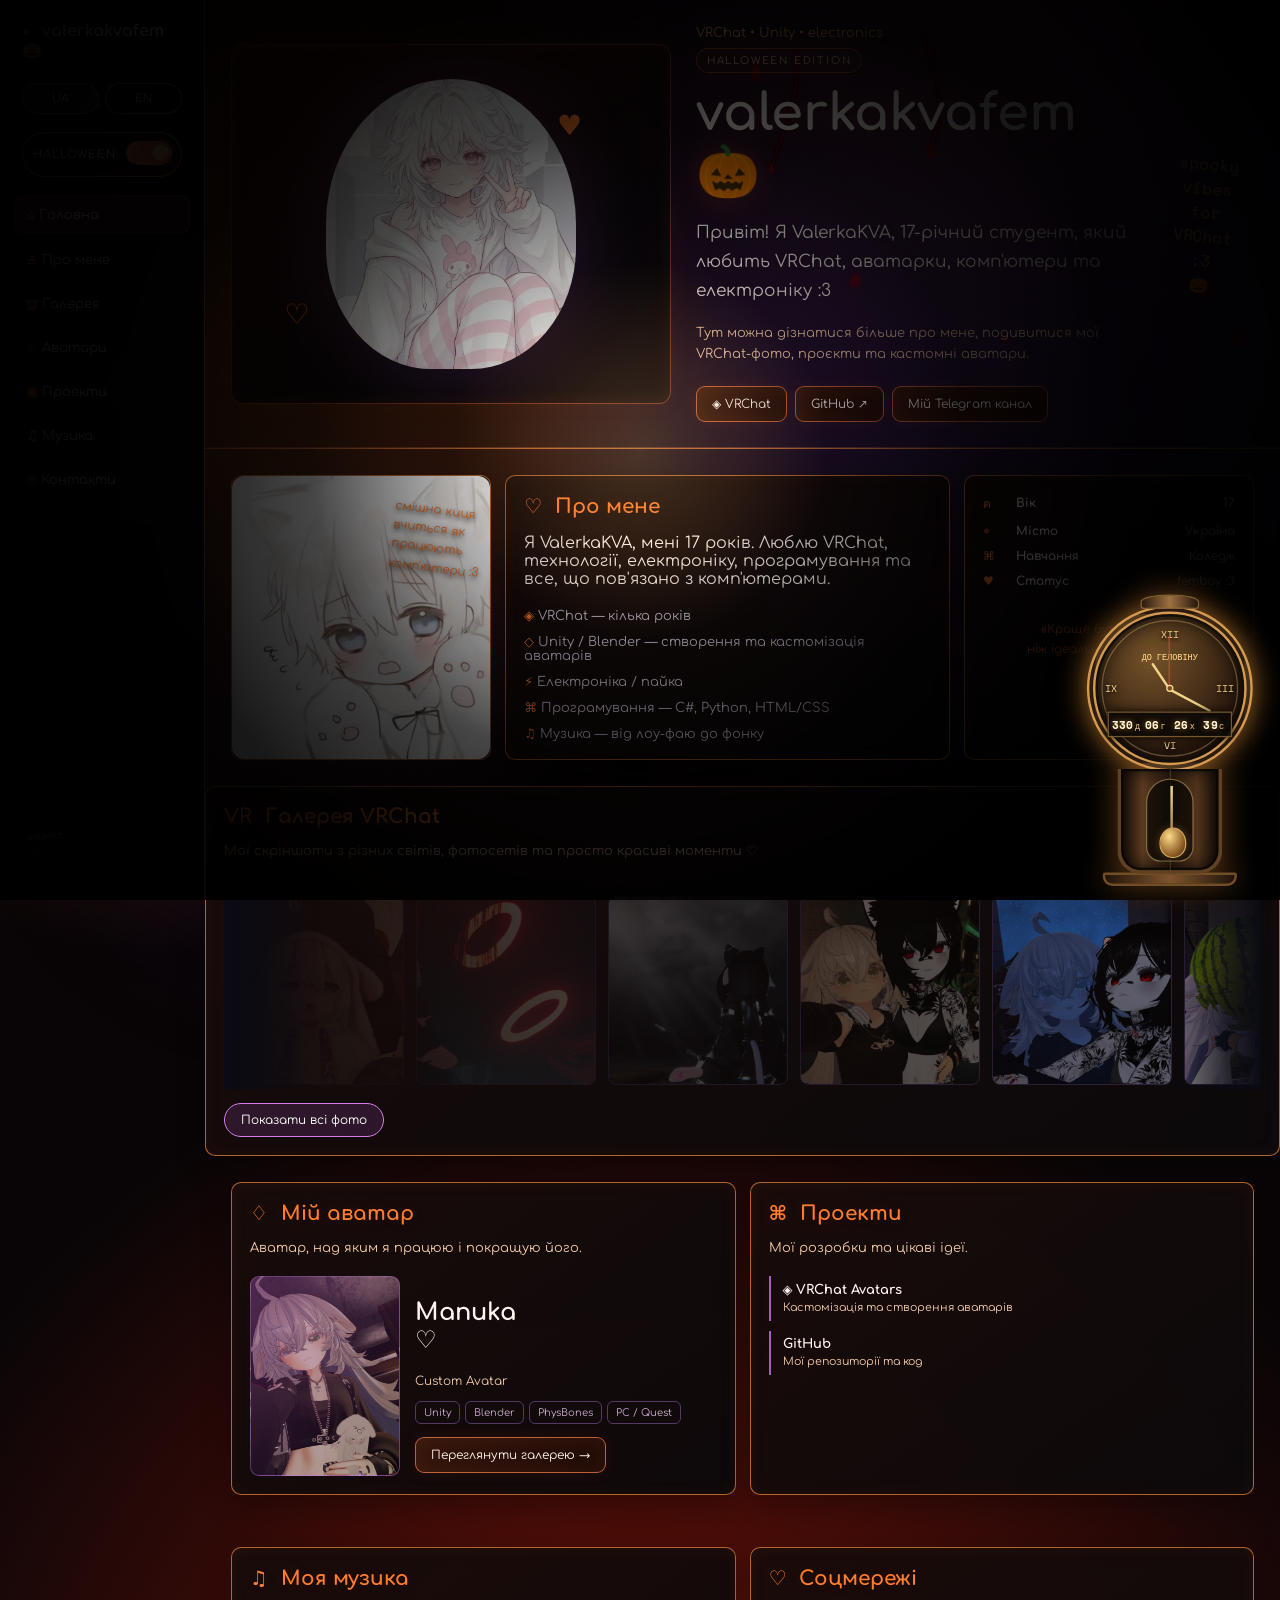
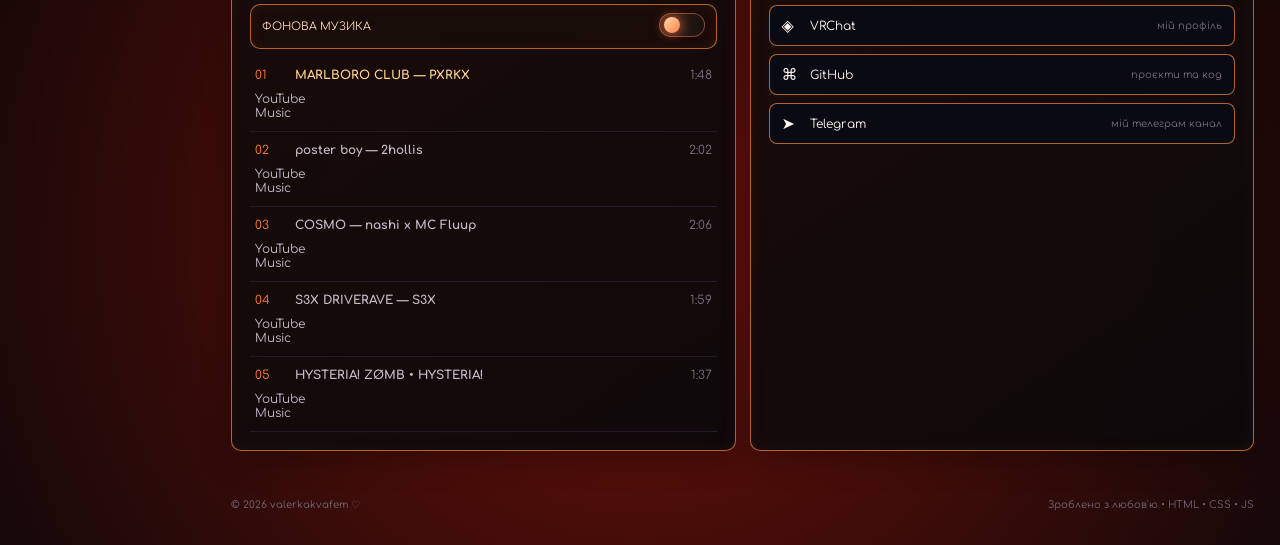
<file: index.html>
<!doctype html>
<html lang="uk">
<head>
  <meta charset="UTF-8">
  <meta name="viewport" content="width=device-width, initial-scale=1.0">
  <title>valerkakvafem • Halloween</title>
  <meta name="description" content="Halloween-версія особистого VRChat / Unity / electronics сайту valerkakvafem.">
  <link rel="stylesheet" href="style.css?v=2026-10-07-audio" type="text/css">
</head>
<body>
  <div class="bg-orb orb1"></div>
  <div class="bg-orb orb2"></div>

  <aside class="sidebar">
    <a class="brand" href="#home"><span class="brand-cat">✦</span> valerkakvafem <span>🎃</span></a>
    <div class="lang-switch" role="group" aria-label="Language switcher">
      <button class="lang-btn active" type="button" data-lang="uk">UA</button>
      <button class="lang-btn" type="button" data-lang="en">EN</button>
    </div>
    <div class="sakura-toggle" role="group" aria-label="Halloween animation toggle">
      <span class="toggle-label">Halloween</span>
      <button class="sakura-switch" id="sakuraToggle" type="button" aria-label="Toggle Halloween animation" aria-pressed="true">
        <span class="switch-track"><span class="switch-thumb"></span></span>
      </button>
    </div>
    <nav>
      <a class="active" href="#home">⌂ <span data-i18n="nav.home">Головна</span></a>
      <a href="#about">♙ <span data-i18n="nav.about">Про мене</span></a>
      <a href="#gallery">▧ <span data-i18n="nav.gallery">Галерея</span></a>
      <a href="#avatars">♢ <span data-i18n="nav.avatars">Аватари</span></a>
      <a href="#projects">▣ <span data-i18n="nav.projects">Проекти</span></a>
      <a href="#music">♫ <span data-i18n="nav.music">Музика</span></a>
      <a href="#contacts">◎ <span data-i18n="nav.contacts">Контакти</span></a>
    </nav>
    <div class="side-note" data-i18n="side.note">boo!<br>👻</div>
  </aside>

  <main>
    <section id="home" class="hero section">
      <div class="hero-art">
        <div class="avatar-placeholder" role="img" aria-label="Avatar">ฅ^•ﻌ•^ฅ</div>
        <div class="floating-heart h1">♥</div>
        <div class="floating-heart h2">♡</div>
      </div>
      <div class="hero-copy">
        <div class="eyebrow" data-i18n="hero.eyebrow">🎃 Halloween • VRChat • Unity • electronics</div>
        <div class="hero-badge">HALLOWEEN EDITION</div>
        <h1>valerkakvafem <span>🎃</span></h1>
        <p class="lead" data-i18n="hero.lead">Привіт! Я ValerkaKVA, 17-річний студент, який любить VRChat, аватарки, комп'ютери, електроніку і осінній магічний вайб :3</p>
        <p class="muted" data-i18n="hero.muted">Тут можна дізнатися більше про мене, подивитися мої VRChat-фото, проєкти та кастомні аватари в атмосфері Хеллоуїна.</p>
        <div class="buttons">
          <a class="btn" href="https://vrchat.com/home/user/usr_546417ab-8300-4fd6-845b-32ec0ba9909e" target="_blank" data-i18n="hero.vrchat">🕸️ VRChat</a>
          <a class="btn" href="https://github.com/valerkakvafem" target="_blank" rel="noreferrer" data-i18n="hero.github">☠ GitHub ↗</a>
          <a class="btn" href="https://t.me/vkvaua" data-i18n="hero.telegram">👻 Telegram</a>
        </div>
      </div>
      <div class="hero-doodle">spooky<br>vibes<br>for<br>VRChat<br>:3<br>🎃</div>
    </section>

    <section id="about" class="section about-grid" aria-labelledby="about-heading">
      <h2 id="about-heading" class="visually-hidden">Про мене</h2>
      <div class="photo-card">
        <div class="avatar-placeholder big" role="img" aria-label="Avatar">ฅ^•ﻌ•^ฅ</div>
        <span class="vertical-note" data-i18n="about.note">silly cat<br>learning how<br>computers<br>work :3</span>
      </div>
      <div class="panel about-text">
        <div class="section-title"><span>♡</span> <span data-i18n="about.title">Про мене</span></div>
        <p data-i18n="about.text">Я ValerkaKVA, мені 17 років. Люблю VRChat, технології, електроніку, програмування та все, що пов'язано з комп'ютерами.</p>
        <ul class="facts">
          <li data-i18n="about.fact1">◈ VRChat — кілька років</li>
          <li data-i18n="about.fact2">◇ Unity / Blender — створення та кастомізація аватарів</li>
          <li data-i18n="about.fact3">⚡ Електроніка / пайка</li>
          <li data-i18n="about.fact4">⌘ Програмування — C#, Python, HTML/CSS</li>
          <li data-i18n="about.fact5">♫ Музика — від лоу-фаю до фонку</li>
        </ul>
      </div>
      <div class="panel profile">
        <div class="profile-row"><span>ฅ</span><b data-i18n="profile.ageLabel">Вік</b><em>17</em></div>
        <div class="profile-row"><span>⌖</span><b data-i18n="profile.cityLabel">Місто</b><em data-i18n="profile.cityValue">Україна</em></div>
        <div class="profile-row"><span>⌘</span><b data-i18n="profile.studyLabel">Навчання</b><em data-i18n="profile.studyValue">Коледж</em></div>
        <div class="profile-row"><span>♥</span><b data-i18n="profile.statusLabel">Статус</b><em>femboy :3</em></div>
        <blockquote data-i18n="profile.quote">«Краще бути собою,<br>ніж ідеальним для інших.»</blockquote>
      </div>
    </section>

    <section id="gallery" class="section panel" aria-labelledby="gallery-heading">
      <h2 id="gallery-heading" class="visually-hidden">Галерея VRChat</h2>
      <div class="section-head">
        <div>
          <div class="section-title"><span>VR</span> <span data-i18n="gallery.title">Галерея VRChat</span></div>
          <p class="muted" data-i18n="gallery.subtitle">Мої фото з VRChat і просто красиві моменти ♡</p>
        </div>
      </div>

      <div class="gallery-shell" id="galleryShell">
        <div class="gallery-marquee" id="galleryMarquee"></div>
        <div class="gallery-all" id="galleryGrid"></div>
      </div>

      <button class="gallery-expand-btn" id="galleryExpandBtn" type="button" data-i18n="gallery.expand">Показати всі фото</button>
    </section>

    <section class="section two-col">
      <div id="avatars" class="panel">
        <div class="section-title"><span>♢</span> <span data-i18n="avatars.title">Мій аватар</span></div>
        <p class="muted" data-i18n="avatars.subtitle">Аватар, над яким я працюю і покращую його.</p>
        <div class="avatar-project">
          <div class="fake-avatar"></div>
          <div>
            <h2 data-i18n="avatars.name">Manuka</h2>
            <p data-i18n="avatars.customAvatar">Custom Avatar</p>
            <div class="tags"><span>Unity</span><span>Blender</span><span>PhysBones</span><span>PC / Quest</span></div>
            <a class="outline-btn" href="#gallery" data-i18n="avatars.galleryLink">Переглянути галерею →</a>
          </div>
        </div>
      </div>

      <div id="projects" class="panel">
        <div class="section-title"><span>⌘</span> <span data-i18n="projects.title">Проекти</span></div>
        <p class="muted" data-i18n="projects.subtitle">Мої розробки та цікаві ідеї.</p>
        <div class="project-list">
          <div><b>◈ VRChat Avatars</b><small data-i18n="projects.item1">Кастомізація та створення аватарів</small></div>
          <div><b>GitHub</b><small data-i18n="projects.item5">Мої репозиторії та код</small></div>
        </div>
      </div>
    </section>

    <section id="music" class="section two-col" aria-labelledby="music-heading">
      <h2 id="music-heading" class="visually-hidden">Моя музика</h2>
      <div class="panel">
        <div class="section-title"><span>♫</span> <span data-i18n="music.title">Моя музика</span></div>
        <div class="music-audio-toggle" role="group" aria-label="Background music">
          <span class="toggle-label" data-i18n="music.background">Фонова музика</span>
          <button class="sakura-switch" id="musicToggle" type="button" aria-label="Увімкнути фонову музику" aria-pressed="false">
            <span class="switch-track"><span class="switch-thumb"></span></span>
          </button>
        </div>
        <audio id="backgroundMusic" src="assets/audio/halloween-creepy.mp3" autoplay loop preload="auto"></audio>
        <div class="track playing"><span>01</span><b>MARLBORO CLUB — PXRKX</b><time datetime="PT1M48S">1:48</time><a href="https://music.youtube.com/watch?v=__btnUgnhGw&list=RDAMVM__btnUgnhGw" target="_blank" rel="noreferrer">YouTube Music</a></div>
        <div class="track"><span>02</span><b>poster boy — 2hollis</b><time datetime="PT2M02S">2:02</time><a href="https://music.youtube.com/watch?v=jOLT6ukrQSg" target="_blank" rel="noreferrer">YouTube Music</a></div>
        <div class="track"><span>03</span><b>COSMO — nashi x MC Fluup</b><time datetime="PT2M06S">2:06</time><a href="https://music.youtube.com/watch?v=oZrpyzO8zuI" target="_blank" rel="noreferrer">YouTube Music</a></div>
        <div class="track"><span>04</span><b>S3X DRIVERAVE — S3X</b><time datetime="PT1M59S">1:59</time><a href="https://music.youtube.com/watch?v=iiyesnIfBGI" target="_blank" rel="noreferrer">YouTube Music</a></div>
        <div class="track"><span>05</span><b>HYSTERIA! ZØMB • HYSTERIA!</b><time datetime="PT1M37S">1:37</time><a href="https://music.youtube.com/watch?v=i3v-xXym9t4" target="_blank" rel="noreferrer">YouTube Music</a></div>
      </div>

      <div id="contacts" class="panel">
        <div class="section-title"><span>♡</span> <span data-i18n="contacts.title">Соцмережі</span></div>
        <div class="socials">
          <a href="https://vrchat.com/home/user/usr_546417ab-8300-4fd6-845b-32ec0ba9909e" target="_blank" class="social">◈ <span>VRChat</span><small data-i18n="contacts.vrchat">мій профіль</small></a>
          <a href="https://github.com/valerkakvafem" target="_blank" rel="noreferrer" class="social">⌘ <span>GitHub</span><small data-i18n="contacts.github">проєкти та код</small></a>
          <a href="https://t.me/vkvaua" class="social">➤ <span>Telegram</span><small data-i18n="contacts.telegram">мій телеграм канал</small></a>
        </div>
      </div>
    </section>

    <footer>
      <span>© 2026 valerkakvafem ♡</span>
      <span data-i18n="footer.text">Зроблено з любов'ю • HTML • CSS • JS</span>
    </footer>
  </main>

  <div class="lightbox" id="lightbox" onclick="closeLightbox(event)">
    <button class="close" onclick="closeLightbox()">×</button>
    <div class="lightbox-content">
      <div id="lightboxImage" class="lightbox-photo"></div>
      <div class="lightbox-nav">
        <button type="button" onclick="showPrevImage()">←</button>
        <button type="button" onclick="showNextImage()">→</button>
      </div>
      <h2 id="lightboxTitle"></h2>
    </div>
  </div>

  <script src="gallery-data.js?v=2026-10-07-clock"></script>
  <script src="script.js?v=2026-10-07-audio"></script>
</body>
</html>
</file>
<file: style.css>
@import url('https://fonts.googleapis.com/css2?family=Comfortaa:wght@400;500;700&family=Space+Mono:wght@400;700&display=swap');

/* ==========================================================================
   1. ЗМІННІ ТА БАЗОВІ СТИЛІ (:root & Global)
   ========================================================================== */
:root {
  --bg: #050303;
  --panel: #120907;
  --panel2: #1d120f;
  --line: rgba(255, 145, 61, 0.68);
  --pink: #ff7b2d;
  --pink2: #ffd48b;
  --purple: #8d4dff;
  --text: #fff4ee;
  --muted: #f1c7a6;
  --danger: #ff4b2b;
  --shadow: rgba(255, 92, 46, 0.42);
  --mx: 50vw;
  --my: 50vh;
  --flashlight-size: 220px;
  --paw-cursor: url("data:image/svg+xml,%3Csvg xmlns='http://www.w3.org/2000/svg' width='32' height='32' viewBox='0 0 32 32'%3E%3Cg fill='%23ffb15a' stroke='%23f97316' stroke-width='2' shape-rendering='crispEdges'%3E%3Crect x='5' y='17' width='4' height='4'/%3E%3Crect x='11' y='12' width='4' height='5'/%3E%3Crect x='17' y='10' width='4' height='6'/%3E%3Crect x='23' y='12' width='4' height='5'/%3E%3Crect x='27' y='17' width='4' height='4'/%3E%3Crect x='11' y='18' width='10' height='10'/%3E%3Crect x='12' y='28' width='8' height='3'/%3E%3Crect x='14' y='7' width='4' height='3'/%3E%3C/g%3E%3C/svg%3E") 10 6, auto;
  --paw-cursor-hover: url("data:image/svg+xml,%3Csvg xmlns='http://www.w3.org/2000/svg' width='48' height='48' viewBox='0 0 48 48'%3E%3Cg fill='%23ffb15a' stroke='%23f97316' stroke-width='2' shape-rendering='crispEdges'%3E%3Crect x='6' y='20' width='5' height='6'/%3E%3Crect x='13' y='15' width='5' height='7'/%3E%3Crect x='20' y='12' width='5' height='8'/%3E%3Crect x='27' y='15' width='5' height='7'/%3E%3Crect x='34' y='20' width='5' height='6'/%3E%3Crect x='13' y='22' width='18' height='16'/%3E%3Crect x='16' y='33' width='12' height='5'/%3E%3Crect x='18' y='8' width='6' height='4'/%3E%3C/g%3E%3C/svg%3E") 18 8, pointer;
  color-scheme: dark;
}

* {
  box-sizing: border-box;
  scroll-behavior: smooth;
}

body {
  margin: 0;
  background:
    radial-gradient(circle at 12% 18%, rgba(255, 119, 42, 0.36), transparent 27%),
    radial-gradient(circle at 82% 12%, rgba(140, 77, 255, 0.28), transparent 28%),
    radial-gradient(circle at 50% 85%, rgba(120, 18, 8, 0.9), transparent 42%),
    linear-gradient(180deg, #120806 0%, #090405 35%, #0a0709 100%);
  color: var(--text);
  font-family: Comfortaa, system-ui, sans-serif;
  overflow-x: hidden;
  cursor: var(--paw-cursor);
  background-color: var(--bg) !important;
  color-scheme: dark;
  min-height: 100vh;
  position: relative;
}

.blood-layer {
  position: fixed;
  inset: 0;
  width: 100%;
  height: 100%;
  pointer-events: none;
  z-index: 1;
}

.halloween-clock {
  position: fixed;
  right: clamp(10px, 2vw, 28px);
  bottom: 14px;
  z-index: 45;
  width: 138px;
  display: flex;
  flex-direction: column;
  align-items: center;
  color: #dfc28a;
  font-family: "Space Mono", monospace;
  opacity: 0.94;
  pointer-events: none;
  transform: scale(1.22);
  transform-origin: bottom right;
  filter: brightness(1.2) drop-shadow(0 0 13px rgba(255, 153, 57, 0.38)) drop-shadow(0 8px 14px rgba(0, 0, 0, 0.75));
}

.clock-crown {
  position: relative;
  z-index: 1;
  width: 48px;
  height: 12px;
  margin-bottom: -3px;
  border: 1px solid #76562f;
  border-radius: 50% 50% 3px 3px;
  background: linear-gradient(90deg, #26170d, #8c6439 50%, #21140c);
}

.clock-dial {
  position: relative;
  width: 136px;
  height: 136px;
  border: 7px double #bc8947;
  border-radius: 50%;
  background: radial-gradient(circle at 38% 30%, #674925, #26170d 68%);
  box-shadow: inset 0 0 0 2px #120d08, inset 0 0 18px #000, 0 0 18px rgba(236, 148, 56, 0.34);
}

.clock-dial::before {
  position: absolute;
  inset: 5px;
  border: 1px solid rgba(210, 173, 107, 0.35);
  border-radius: 50%;
  content: "";
}

.clock-mark {
  position: absolute;
  z-index: 1;
  color: #d3b779;
  font-size: 8px;
  text-shadow: 0 1px 3px #000;
}

.clock-mark-xii { top: 11px; left: 50%; transform: translateX(-50%); }
.clock-mark-iii { top: 50%; right: 8px; transform: translateY(-50%); }
.clock-mark-vi { bottom: 8px; left: 50%; transform: translateX(-50%); }
.clock-mark-ix { top: 50%; left: 8px; transform: translateY(-50%); }

.clock-face-label {
  position: absolute;
  top: 30px;
  right: 0;
  left: 0;
  color: #f0c77a;
  font-size: 7px;
  text-align: center;
}

.clock-hand {
  position: absolute;
  z-index: 2;
  bottom: 49%;
  left: calc(50% - 1px);
  width: 2px;
  border-radius: 2px;
  background: #d7bb7a;
  transform-origin: bottom center;
}

.clock-hand-hour { height: 26px; transform: rotate(-34deg); }
.clock-hand-minute { height: 38px; transform: rotate(118deg); }

.clock-hand-second {
  width: 1px;
  height: 44px;
  background: #a9432e;
  animation: clockTick 60s steps(60, end) infinite;
}

.clock-pin {
  position: absolute;
  z-index: 3;
  top: 50%;
  left: 50%;
  width: 6px;
  height: 6px;
  border: 1px solid #e4c781;
  border-radius: 50%;
  background: #70441f;
  transform: translate(-50%, -50%);
}

.clock-countdown {
  position: absolute;
  right: 10px;
  bottom: 21px;
  left: 10px;
  z-index: 4;
  display: grid;
  grid-template-columns: repeat(4, 1fr);
  padding: 3px 2px;
  border: 1px solid rgba(177, 135, 75, 0.55);
  background: rgba(12, 8, 6, 0.9);
  box-shadow: 0 0 8px #090603;
}

.clock-countdown span {
  display: flex;
  align-items: baseline;
  justify-content: center;
  gap: 1px;
}

.clock-countdown b { color: #fff0c4; font-size: 9px; font-weight: 700; text-shadow: 0 0 5px rgba(255, 170, 75, 0.55); }
.clock-countdown small { color: #e2b76b; font-size: 7px; }

.clock-case {
  position: relative;
  width: 86px;
  height: 86px;
  margin-top: -2px;
  border: 3px solid #563a20;
  border-top: 0;
  border-radius: 0 0 19px 19px;
  background: linear-gradient(90deg, #160e09, #51351d 22%, #24170d 50%, #49301a 78%, #160e09);
  box-shadow: inset 0 0 0 2px rgba(9, 6, 4, 0.85), inset 0 0 16px #080503;
}

.clock-case::before {
  position: absolute;
  top: 0;
  bottom: 0;
  left: 50%;
  width: 1px;
  background: rgba(198, 151, 83, 0.22);
  content: "";
}

.clock-pendulum-window {
  position: absolute;
  top: 8px;
  left: 50%;
  width: 39px;
  height: 68px;
  overflow: hidden;
  border: 1px solid rgba(197, 157, 96, 0.55);
  border-radius: 20px 20px 12px 12px;
  background: rgba(7, 6, 4, 0.72);
  transform: translateX(-50%);
}

.clock-pendulum {
  position: absolute;
  top: 5px;
  left: 50%;
  width: 2px;
  height: 49px;
  background: linear-gradient(#dbc17e, #7a572b);
  transform-origin: top center;
  animation: pendulumSwing 1.8s ease-in-out infinite alternate;
}

.clock-pendulum::after {
  position: absolute;
  bottom: -10px;
  left: -9px;
  width: 20px;
  height: 23px;
  border: 1px solid #bd9552;
  border-radius: 50% 50% 46% 46%;
  background: radial-gradient(ellipse at 35% 28%, #e0c27a, #805422 65%, #38220f);
  box-shadow: 0 0 8px rgba(218, 173, 91, 0.25);
  content: "";
}

.clock-base {
  width: 110px;
  height: 11px;
  margin-top: -1px;
  border: 2px solid #654522;
  border-radius: 2px 2px 8px 8px;
  background: linear-gradient(90deg, #1d120a, #704b27 50%, #1d120a);
}

@keyframes pendulumSwing {
  from { transform: rotate(-19deg); }
  to { transform: rotate(19deg); }
}

@keyframes clockTick {
  to { transform: rotate(360deg); }
}

@media (max-width: 760px) {
  .halloween-clock {
    right: 8px;
    bottom: 8px;
    opacity: 0.9;
    transform: scale(0.88);
    transform-origin: bottom right;
  }
}

@media (prefers-reduced-motion: reduce) {
  .clock-hand-second,
  .clock-pendulum {
    animation: none;
  }
}

.flashlight-overlay {
  position: fixed;
  inset: 0;
  pointer-events: none;
  z-index: 40;
  background: radial-gradient(
    circle at var(--mx) var(--my),
    rgba(255, 201, 125, 0.2) 0,
    rgba(255, 176, 96, 0.11) 12%,
    rgba(0, 0, 0, 0.28) 24%,
    rgba(0, 0, 0, 0.72) 42%,
    rgba(0, 0, 0, 0.9) 62%,
    rgba(0, 0, 0, 0.98) 100%
  );
}

body::after {
  content: "";
  position: fixed;
  inset: 0;
  pointer-events: none;
  background: repeating-linear-gradient(
    180deg,
    rgba(255,255,255,0.02),
    rgba(255,255,255,0.02) 1px,
    transparent 1px,
    transparent 3px
  );
  mix-blend-mode: soft-light;
  opacity: 0.8;
}

nav a,
.lang-btn,
.outline-btn,
.fake-avatar,
.sakura-toggle,
button,
img,
.card,
.panel {
  cursor: var(--paw-cursor);
}

nav a:hover,
nav a.active,
.lang-btn:hover,
.outline-btn:hover,
.fake-avatar:hover,
.sakura-toggle:hover,
button:hover,
img:hover,
.card:hover,
.panel:hover {
  cursor: var(--paw-cursor-hover);
}

body:before {
  content: "";
  position: fixed;
  inset: 0;
  pointer-events: none;
  background-image: linear-gradient(#fff0 96%, #ffffff04 100%);
  background-size: 100% 4px;
  opacity: .15;
  z-index: 20;
}

a {
  color: inherit;
  text-decoration: none;
}

.visually-hidden {
  position: absolute;
  width: 1px;
  height: 1px;
  padding: 0;
  margin: -1px;
  overflow: hidden;
  clip: rect(0, 0, 0, 0);
  white-space: nowrap;
  border: 0;
}

/* Ефекти фону (Орбіти) */
.bg-orb {
  position: fixed;
  width: 350px;
  height: 350px;
  border-radius: 50%;
  filter: blur(100px);
  opacity: .13;
  pointer-events: none;
}

.orb1 {
  background: rgba(255, 118, 44, 0.92);
  top: -100px;
  right: 8%;
  box-shadow: 0 0 120px rgba(255, 110, 40, 0.62);
}

.orb2 {
  background: rgba(126, 75, 255, 0.88);
  bottom: 0;
  left: 10%;
  box-shadow: 0 0 130px rgba(149, 92, 255, 0.5);
}

.sakura-layer {
  position: fixed;
  inset: 0;
  overflow: hidden;
  pointer-events: none;
  z-index: 1;
  opacity: 1;
  transition: opacity .25s ease;
}

body.sakura-off .sakura-layer {
  opacity: 0;
}

.sakura-petal {
  position: absolute;
  top: -12%;
  left: var(--left, 50%);
  width: var(--size, 22px);
  height: var(--size, 22px);
  display: grid;
  place-items: center;
  font-size: var(--emoji-size, 22px);
  opacity: 0;
  transform: rotate(0deg);
  animation: halloweenFall var(--duration, 12s) linear infinite;
  animation-delay: var(--delay, 0s);
  filter: drop-shadow(0 0 12px rgba(255, 166, 72, 0.38));
}

@keyframes halloweenFall {
  0% {
    transform: translate3d(0, -10vh, 0) rotate(0deg) scale(0.7);
    opacity: 0;
  }
  18% {
    opacity: 0.95;
  }
  50% {
    transform: translate3d(var(--drift, 18px), 42vh, 0) rotate(180deg) scale(1.15);
    opacity: 1;
  }
  100% {
    transform: translate3d(var(--drift-end, -18px), 110vh, 0) rotate(360deg) scale(0.8);
    opacity: 0;
  }
}

.sakura-toggle {
  display: flex;
  align-items: center;
  justify-content: space-between;
  gap: 10px;
  margin: 0 8px 18px;
  padding: 8px 10px;
  border: 1px solid var(--line);
  border-radius: 999px;
  background: rgba(26, 13, 10, 0.9);
  box-shadow: inset 0 0 14px rgba(255, 133, 62, 0.08);
}

.toggle-label {
  color: #ffd9ba;
  font-size: 11px;
  letter-spacing: 0.08em;
  text-transform: uppercase;
}

.sakura-switch {
  border: 0;
  background: transparent;
  padding: 0;
  cursor: pointer;
}

.switch-track {
  position: relative;
  display: inline-flex;
  align-items: center;
  width: 46px;
  height: 24px;
  border-radius: 999px;
  background: linear-gradient(90deg, #3f2019, #17110d);
  border: 1px solid rgba(255, 121, 66, 0.48);
  transition: .25s ease;
}

.switch-thumb {
  position: absolute;
  left: 4px;
  width: 16px;
  height: 16px;
  border-radius: 50%;
  background: linear-gradient(135deg, #ffdca9, #ff7c47);
  box-shadow: 0 0 12px rgba(255, 128, 72, 0.85);
  transition: transform .25s ease;
}

.sakura-switch[aria-pressed="true"] .switch-track {
  background: linear-gradient(90deg, #ff8d4a, #b5452b);
}

.sakura-switch[aria-pressed="true"] .switch-thumb {
  transform: translateX(22px);
}

body.sakura-off .switch-track {
  background: linear-gradient(90deg, #2a2432, #17141d);
}

body.sakura-off .switch-thumb {
  transform: translateX(0);
}

/* ==========================================================================
   2. СТРУКТУРА ТА НАВІГАЦІЯ (Layout & Sidebar)
   ========================================================================== */
main {
  position: relative;
  z-index: 2;
  margin-left: 205px;
  max-width: 1500px;
}

.sidebar {
  position: fixed;
  z-index: 10;
  left: 0;
  top: 0;
  bottom: 0;
  width: 205px;
  border-right: 1px solid var(--line);
  background: #080811dd;
  backdrop-filter: blur(18px);
  padding: 22px 14px;
}

.brand {
  font-weight: 700;
  color: #ffe7c2;
  display: block;
  padding: 0 8px 24px;
  text-shadow: 0 0 18px rgba(255, 154, 68, 0.4), 0 0 28px rgba(255, 80, 48, 0.25);
}

.brand-cat {
  font-family: monospace;
  margin-right: 7px;
  color: #ff9d57;
}

.brand span:last-child {
  color: #ff5a2c;
}

.lang-switch {
  display: grid;
  grid-template-columns: repeat(2, minmax(0, 1fr));
  gap: 6px;
  margin: 0 8px 18px;
}

.lang-btn {
  border: 1px solid var(--line);
  background: #0b0b14;
  color: #b8aabe;
  border-radius: 999px;
  padding: 8px 10px;
  cursor: pointer;
  font: inherit;
  font-size: 11px;
  transition: .2s;
}

.lang-btn.active,
.lang-btn:hover {
  background: linear-gradient(90deg, rgba(255, 120, 72, 0.2), rgba(145, 71, 255, 0.18));
  border-color: rgba(255, 132, 76, 0.7);
  color: #fff;
}

nav {
  display: grid;
  gap: 7px;
}

nav a {
  padding: 11px 12px;
  border-radius: 9px;
  color: #b8aabe;
  font-size: 13px;
  transition: .2s;
  cursor: var(--paw-cursor);
}

nav a:hover,
nav a.active {
  background: linear-gradient(90deg, rgba(255, 122, 52, 0.18), rgba(123, 53, 46, 0.2));
  color: #fff;
  border: 1px solid rgba(255, 128, 76, 0.28);
  cursor: var(--paw-cursor-hover);
}

nav a:first-letter {
  color: var(--pink);
}

.side-note {
  position: absolute;
  bottom: 40px;
  left: 30px;
  color: #ffb874;
  font-family: "Space Mono";
  font-size: 12px;
  transform: rotate(-8deg);
  text-shadow: 0 0 12px rgba(255, 166, 72, 0.5), 0 0 18px rgba(255, 92, 46, 0.25);
}


/* ==========================================================================
   3. СЕКЦІЇ ТА КОМПОНЕНТИ (Sections & Generic Elements)
   ========================================================================== */
.section {
  padding: 26px;
  scroll-margin-top: 20px;
}

.section-title {
  font-size: 20px;
  font-weight: 700;
  margin-bottom: 5px;
  color: #ffe3c7;
}

.section-title span {
  color: var(--pink);
  margin-right: 7px;
  text-shadow: 0 0 16px rgba(255, 122, 52, 0.12);
}

.section-head {
  display: flex;
  justify-content: space-between;
  gap: 20px;
  align-items: end;
}

.panel {
  border: 1px solid var(--line);
  background: linear-gradient(145deg, rgba(24, 12, 10, 0.96), rgba(12, 9, 11, 0.96));
  border-radius: 10px;
  padding: 18px;
  box-shadow: inset 0 0 18px rgba(255, 117, 64, 0.05), 0 10px 30px rgba(0, 0, 0, 0.28);
}

.muted {
  color: var(--muted);
  line-height: 1.65;
  font-size: 13px;
}

.buttons {
  display: flex;
  gap: 8px;
  flex-wrap: wrap;
  margin-top: 20px;
}

.btn,
.outline-btn {
  border: 1px solid rgba(255, 130, 76, 0.7);
  background: linear-gradient(135deg, rgba(56, 24, 13, 0.93), rgba(32, 12, 7, 0.93));
  border-radius: 9px;
  padding: 10px 15px;
  font-size: 12px;
  color: #fff2e9;
  transition: .2s;
  display: inline-block;
  box-shadow: inset 0 0 18px rgba(255, 125, 62, 0.08), 0 0 18px rgba(255, 92, 46, 0.08);
}

.btn:hover,
.outline-btn:hover {
  background: linear-gradient(135deg, rgba(90, 29, 12, 0.96), rgba(48, 17, 9, 0.96));
  box-shadow: 0 0 22px rgba(255, 92, 46, 0.18), inset 0 0 14px rgba(255, 132, 62, 0.13);
}


/* ==========================================================================
   4. ГОЛОВНИЙ БЛОК (Hero Section - Аватар оновлено!)
   ========================================================================== */
.hero {
  min-height: 390px;
  display: grid;
  grid-template-columns: 43% 1fr 100px;
  gap: 25px;
  align-items: center;
  border-bottom: 1px solid var(--line);
  position: relative;
  overflow: hidden;
}

.hero:after {
  content: "";
  position: absolute;
  inset: auto 0 0 0;
  height: 1px;
  background: rgba(255, 130, 76, 0.28);
}

.hero-badge {
  display: inline-block;
  margin-bottom: 12px;
  padding: 6px 10px;
  border: 1px solid rgba(255, 128, 74, 0.5);
  border-radius: 999px;
  background: rgba(255, 92, 46, 0.08);
  color: #ffd0a5;
  font-size: 10px;
  letter-spacing: 0.18em;
  box-shadow: 0 0 20px rgba(255, 92, 46, 0.08);
}

.hero h1 {
  font-size: clamp(34px, 4vw, 62px);
  margin: 0 0 15px;
  color: #fff5ef;
  text-shadow: 0 0 28px rgba(255, 123, 60, 0.18), 0 0 36px rgba(255, 72, 33, 0.12);
}

.hero h1 span {
  color: #ff6a3d;
}

.eyebrow {
  color: #ffb36d;
  font-size: 13px;
  margin-bottom: 8px;
}

.lead {
  font-size: 17px;
  line-height: 1.7;
  text-shadow: 0 0 16px rgba(255, 120, 66, 0.08);
}

.hero-doodle {
  color: #ff9d57;
  font-family: "Space Mono";
  line-height: 1.5;
  text-align: center;
  transform: rotate(5deg);
  text-shadow: 0 0 20px rgba(255, 122, 52, 0.18);
}

.hero-art {
  height: 360px;
  border-radius: 12px;
  position: relative;
  overflow: hidden;
  background: linear-gradient(145deg, rgba(68, 22, 16, 0.94), rgba(12, 9, 12, 0.96) 65%);
  border: 1px solid rgba(255, 124, 69, 0.42);
  display: grid;
  place-items: center;
  box-shadow: inset 0 0 18px rgba(255, 122, 52, 0.1), 0 0 26px rgba(255, 92, 46, 0.05);
}

/* Налаштування реального фото головного аватара */
.avatar-placeholder {
  width: 250px;
  height: 290px;
  border-radius: 50% 50% 42% 42%;
  display: grid;
  place-items: center;
  box-shadow: 0 0 70px #d76bff38;
  
  background-image: url('assets/avatars/avatar.webp');
  background-size: cover;
  background-position: center;
  background-repeat: no-repeat;
}

/* Анімація літаючих сердечок поверх фотографії */
.floating-heart {
  position: absolute;
  color: var(--pink);
  font-size: 28px;
  animation: float 4s ease-in-out infinite;
}

.h1 { right: 20%; top: 18%; }
.h2 { left: 12%; bottom: 20%; }

@keyframes float {
  50% { transform: translateY(-10px) rotate(8deg); }
}


/* ==========================================================================
   5. БЛОК «ПРО МЕНЕ» ТА ПРОФІЛЬ (About & Profile - Фото оновлено!)
   ========================================================================== */
.about-grid {
  display: grid;
  grid-template-columns: 260px 1fr 290px;
  gap: 14px;
}

.photo-card {
  border: 1px solid var(--line);
  border-radius: 10px;
  min-height: 260px;
  position: relative;
  overflow: hidden;
}

/* Налаштування реального великого фото для блоку про мене */
.avatar-placeholder.big {
  width: 100%;
  height: 100%;
  border-radius: 12px;
  
  background-image: url('assets/avatars/avatar_big.webp');
  background-size: cover;
  background-position: center;
  background-repeat: no-repeat;
}

.vertical-note {
  position: absolute;
  right: 8px;
  top: 25px;
  color: var(--pink);
  font-size: 12px;
  line-height: 1.6;
  transform: rotate(7deg);
  z-index: 2;
  text-shadow: 0 2px 5px rgba(0,0,0,0.9); /* Щоб текст читався поверх фотографії */
}

.facts {
  list-style: none;
  padding: 0;
  margin: 20px 0 0;
  display: grid;
  gap: 11px;
  color: #c9bfd1;
  font-size: 13px;
}

.facts li:first-letter {
  color: var(--pink);
}

.profile {
  display: grid;
  align-content: start;
  gap: 11px;
}

.profile-row {
  display: grid;
  grid-template-columns: 25px 1fr auto;
  gap: 8px;
  align-items: center;
  font-size: 12px;
}

.profile-row span {
  color: var(--pink);
}

.profile-row em {
  font-style: normal;
  color: #c4b5ca;
}

.profile blockquote {
  margin: 20px 0 0;
  color: var(--pink);
  font-size: 12px;
  line-height: 1.7;
  text-align: center;
}


/* ==========================================================================
   6. ГАЛЕРЕЯ VRChat (Gallery - Градієнти замінено на фотографії!)
   ========================================================================== */
.gallery-shell {
  position: relative;
  margin-top: 17px;
  overflow: hidden;
}

.gallery-shell::before,
.gallery-shell::after {
  content: "";
  position: absolute;
  top: 0;
  bottom: 0;
  width: 9%;
  z-index: 2;
  pointer-events: none;
}

.gallery-shell::before {
  left: 0;
  background: linear-gradient(90deg, #0b0b14 0%, #0b0b14cc 35%, transparent 100%);
}

.gallery-shell::after {
  right: 0;
  background: linear-gradient(270deg, #0b0b14 0%, #0b0b14cc 35%, transparent 100%);
}

.gallery-shell.expanded::before,
.gallery-shell.expanded::after {
  display: none;
}

.gallery-marquee {
  display: flex;
  gap: 12px;
  --scroll-distance: 0px;
  width: max-content;
  min-width: 100%;
  overflow: hidden;
  white-space: nowrap;
  padding: 4px 0;
  mask-image: linear-gradient(to right, transparent 0, #000 8%, #000 92%, transparent 100%);
  will-change: transform;
  animation: marqueeScroll 120s linear infinite;
}

.gallery-marquee .gallery-item {
  flex: 0 0 auto;
}

.gallery-marquee .fake-photo {
  width: clamp(120px, 15vw, 180px);
  min-width: clamp(120px, 15vw, 180px);
}

.gallery-marquee:hover {
  animation-play-state: paused;
}

@keyframes marqueeScroll {
  from {
    transform: translateX(0);
  }
  to {
    transform: translateX(calc(-1 * var(--scroll-distance)));
  }
}

.gallery-all {
  display: none;
  grid-template-columns: repeat(auto-fit, minmax(130px, 1fr));
  gap: 10px;
  margin-top: 12px;
}

.gallery-shell.expanded .gallery-marquee {
  display: none;
}

.gallery-shell.expanded .gallery-all {
  display: grid;
}

.gallery-item {
  border: 0;
  background: none;
  padding: 0;
  cursor: pointer;
  min-width: 0;
}

.fake-photo {
  aspect-ratio: 1 / 1.05;
  border-radius: 8px;
  border: 1px solid #513568;
  overflow: hidden;
  transition: .25s;
  
  background-size: cover;
  background-position: center;
  background-repeat: no-repeat;
}

.gallery-item:hover .fake-photo {
  transform: translateY(-4px) scale(1.02);
  box-shadow: 0 10px 35px #c65eff2b;
}

.gallery-expand-btn {
  margin-top: 14px;
  border: 1px solid #d77bea;
  background: rgba(167, 79, 195, 0.18);
  color: #fff;
  border-radius: 999px;
  padding: 9px 16px;
  font: inherit;
  font-size: 12px;
  cursor: pointer;
}

/* ==========================================================================
   7. СТОЛБЦІ, ПРОЄКТИ ТА АУДІО (Projects & Media)
   ========================================================================== */
.two-col {
  display: grid;
  grid-template-columns: 1fr 1fr;
  gap: 14px;
}

.avatar-project {
  display: grid;
  grid-template-columns: 150px 1fr;
  gap: 15px;
  margin-top: 17px;
  align-items: center;
}

.fake-avatar {
  height: 200px;
  border-radius: 9px;
  background-image: linear-gradient(135deg, rgba(162, 75, 177, 0.4), rgba(12, 9, 19, 0.25)), url('assets/avatars/avatar_manuka.webp');
  background-size: cover;
  background-position: center;
  display: grid;
  place-items: center;
  text-align: center;
  color: #fff;
  font-size: 17px;
  text-shadow: 0 4px 12px rgba(0,0,0,0.8);
  border: 1px solid rgba(188, 115, 220, 0.45);
}

.avatar-project h3 {
  margin: 0;
  color: #f0c7f4;
  font-size: 24px;
}

.avatar-project p {
  color: var(--muted);
  font-size: 12px;
}

.tags {
  display: flex;
  gap: 5px;
  flex-wrap: wrap;
  margin: 13px 0;
}

.tags span {
  padding: 5px 8px;
  border: 1px solid #543866;
  border-radius: 6px;
  color: #c9aacb;
  font-size: 10px;
}

.project-list {
  display: grid;
  gap: 10px;
  margin-top: 17px;
}

.project-list div {
  border-left: 2px solid #a75ec3;
  padding: 6px 0 6px 12px;
}

.project-list b {
  display: block;
  font-size: 13px;
}

.project-list small {
  color: var(--muted);
  font-size: 11px;
}

/* ==========================================================================
   8. ПЛЕЄР ТА СОЦМЕРЕЖІ (Media & Socials)
   ========================================================================== */
.track {
  display: grid;
  grid-template-columns: 30px 1fr auto;
  gap: 10px;
  padding: 11px 5px;
  border-bottom: 1px solid #24192e;
  font-size: 12px;
  color: #c6bdcb;
}

.music-audio-toggle {
  display: flex;
  align-items: center;
  justify-content: space-between;
  gap: 12px;
  margin: 14px 0 8px;
  padding: 8px 11px;
  border: 1px solid var(--line);
  border-radius: 10px;
  background: rgba(26, 13, 10, 0.82);
  box-shadow: inset 0 0 14px rgba(255, 133, 62, 0.08);
}

.music-audio-toggle .toggle-label {
  letter-spacing: 0;
}

.track span { 
  color: var(--pink); 
}

.track time { 
  color: #777080; 
}

.track.playing b { 
  color: var(--pink2); 
}

.music-yt-link {
  display: inline-flex;
  align-items: center;
  gap: 8px;
  margin-top: 14px;
  padding: 9px 12px;
  border-radius: 999px;
  border: 1px solid rgba(216, 123, 234, 0.6);
  background: rgba(167, 79, 195, 0.12);
  color: #f7dbff;
  font-size: 11px;
  text-decoration: none;
}

.music-yt-link:hover {
  background: rgba(167, 79, 195, 0.22);
}

.now-playing {
  margin-top: 16px;
  padding: 12px 14px;
  border: 1px solid rgba(216, 123, 234, 0.4);
  border-radius: 10px;
  background: rgba(146, 87, 175, 0.08);
  display: grid;
  gap: 6px;
}

.now-playing-label {
  color: var(--pink2);
  font-size: 10px;
  letter-spacing: 0.08em;
  text-transform: uppercase;
}

.now-playing a {
  color: #fff;
  text-decoration: none;
  font-size: 13px;
}

.socials {
  display: grid;
  gap: 8px;
  margin-top: 15px;
}

.social {
  display: grid;
  grid-template-columns: 28px 1fr auto;
  align-items: center;
  padding: 10px 12px;
  border: 1px solid var(--line);
  border-radius: 8px;
  background: #0a0a13;
}

.social:hover { 
  border-color: #a65ec0; 
}

.social > span { 
  font-size: 12px; 
  min-width: 0;
  overflow-wrap: anywhere;
}

.social small { 
  color: #766c7e; 
  font-size: 10px; 
}

footer {
  padding: 22px 26px 35px;
  display: flex;
  justify-content: space-between;
  color: #706878;
  font-size: 10px;
}

/* ==========================================================================
   9. МОДАЛЬНЕ ВІКНО LIGHTBOX (Велике повноекранне фото!)
   ========================================================================== */
.lightbox {
  position: fixed;
  inset: 0;
  background: #05040be8;
  backdrop-filter: blur(15px);
  display: none;
  place-items: center;
  z-index: 50;
  padding: 25px;
}

.lightbox.open {
  display: grid;
}

.lightbox-content {
  max-width: 800px;
  width: 100%;
  text-align: center;
}

.lightbox-photo {
  width: 100%;
  aspect-ratio: 16 / 10;
  border: 1px solid #9b58b9;
  border-radius: 12px;
  display: grid;
  place-items: center;
  overflow: hidden;
  background-size: cover;
  background-position: center;
  background-repeat: no-repeat;
}

.lightbox-nav {
  display: flex;
  justify-content: center;
  gap: 12px;
  margin-top: 16px;
}

.lightbox-nav button {
  border: 1px solid #8c5de0;
  background: rgba(24, 16, 30, 0.9);
  color: var(--text);
  padding: 9px 14px;
  border-radius: 999px;
  cursor: pointer;
  font: inherit;
}

.close {
  position: fixed;
  right: 25px;
  top: 18px;
  background: none;
  border: 0;
  color: #fff;
  font-size: 40px;
  cursor: pointer;
}

.lightbox h2 {
  color: var(--pink);
  font-size: 18px;
  margin-top: 12px;
}

/* ==========================================================================
   10. АДАПТИВНІСТЬ ТА АДАПТИВНІ СКРИПТИ (Media Queries)
   ========================================================================== */
@media (max-width: 1050px) {
  .sidebar {
    width: 75px;
  }
  
  .brand {
    font-size: 0;
    text-align: center;
  }
  
  .brand-cat {
    font-size: 20px;
  }
  
  .sidebar nav a span {
    display: none;
  }
  
  .sidebar nav a {
    text-align: center;
    font-size: 20px;
  }
  
  .side-note {
    display: none;
  }
  
  main {
    margin-left: 75px;
  }
  
  .hero {
    grid-template-columns: 1fr;
    gap: 20px;
    text-align: center;
  }
  
  .hero-art {
    margin: 0 auto;
    width: 100%;
    max-width: 320px;
  }
  
  .hero-doodle {
    display: none;
  }
  
  .about-grid {
    grid-template-columns: 1fr;
  }
  
  .profile {
    grid-column: 1 / -1;
  }
  
  .two-col {
    grid-template-columns: 1fr;
  }
}

@media (max-width: 760px) {
  .sidebar {
    position: static;
    width: 100%;
    height: auto;
    border-right: 0;
    border-bottom: 1px solid var(--line);
    padding: 16px 12px;
  }

  .brand {
    font-size: 14px;
    display: block;
    text-align: left;
    padding-bottom: 14px;
  }

  .brand-cat {
    font-size: inherit;
  }

  nav {
    display: flex;
    flex-wrap: wrap;
    gap: 8px;
  }

  nav a {
    flex: 1 1 calc(50% - 8px);
    min-width: 110px;
    text-align: center;
    font-size: 12px;
  }

  nav a span {
    display: inline !important;
  }

  main {
    margin-left: 0;
  }

  .section {
    padding: 18px 14px;
  }

  .hero {
    min-height: auto;
    padding-top: 18px;
  }

  .hero-art {
    height: 260px;
  }

  .panel {
    padding: 14px;
  }

  .hero h1 {
    font-size: clamp(28px, 10vw, 46px);
  }

  .lead {
    font-size: 15px;
  }

  .buttons {
    gap: 10px;
  }

  .btn {
    flex: 1 1 calc(50% - 10px);
    text-align: center;
  }

  .two-col {
    grid-template-columns: 1fr;
  }

  .avatar-project {
    grid-template-columns: 1fr;
  }

  .gallery-all {
    grid-template-columns: repeat(auto-fit, minmax(105px, 1fr));
    gap: 8px;
  }

  .gallery-marquee .fake-photo {
    width: 120px;
    min-width: 120px;
  }

  .fake-avatar {
    height: 180px;
  }

  footer {
    flex-direction: column;
    gap: 8px;
    padding: 18px 14px 28px;
  }
}

@media (max-width: 480px) {
  .brand {
    font-size: 13px;
  }

  nav a {
    flex: 1 1 calc(50% - 8px);
    min-width: 0;
  }

  .buttons {
    flex-direction: column;
  }

  .btn {
    width: 100%;
  }

  .section-title {
    font-size: 18px;
  }

  .gallery-expand-btn {
    width: 100%;
  }

  .lightbox {
    padding: 16px;
  }

  .lightbox-nav {
    gap: 8px;
  }
}
</file>
